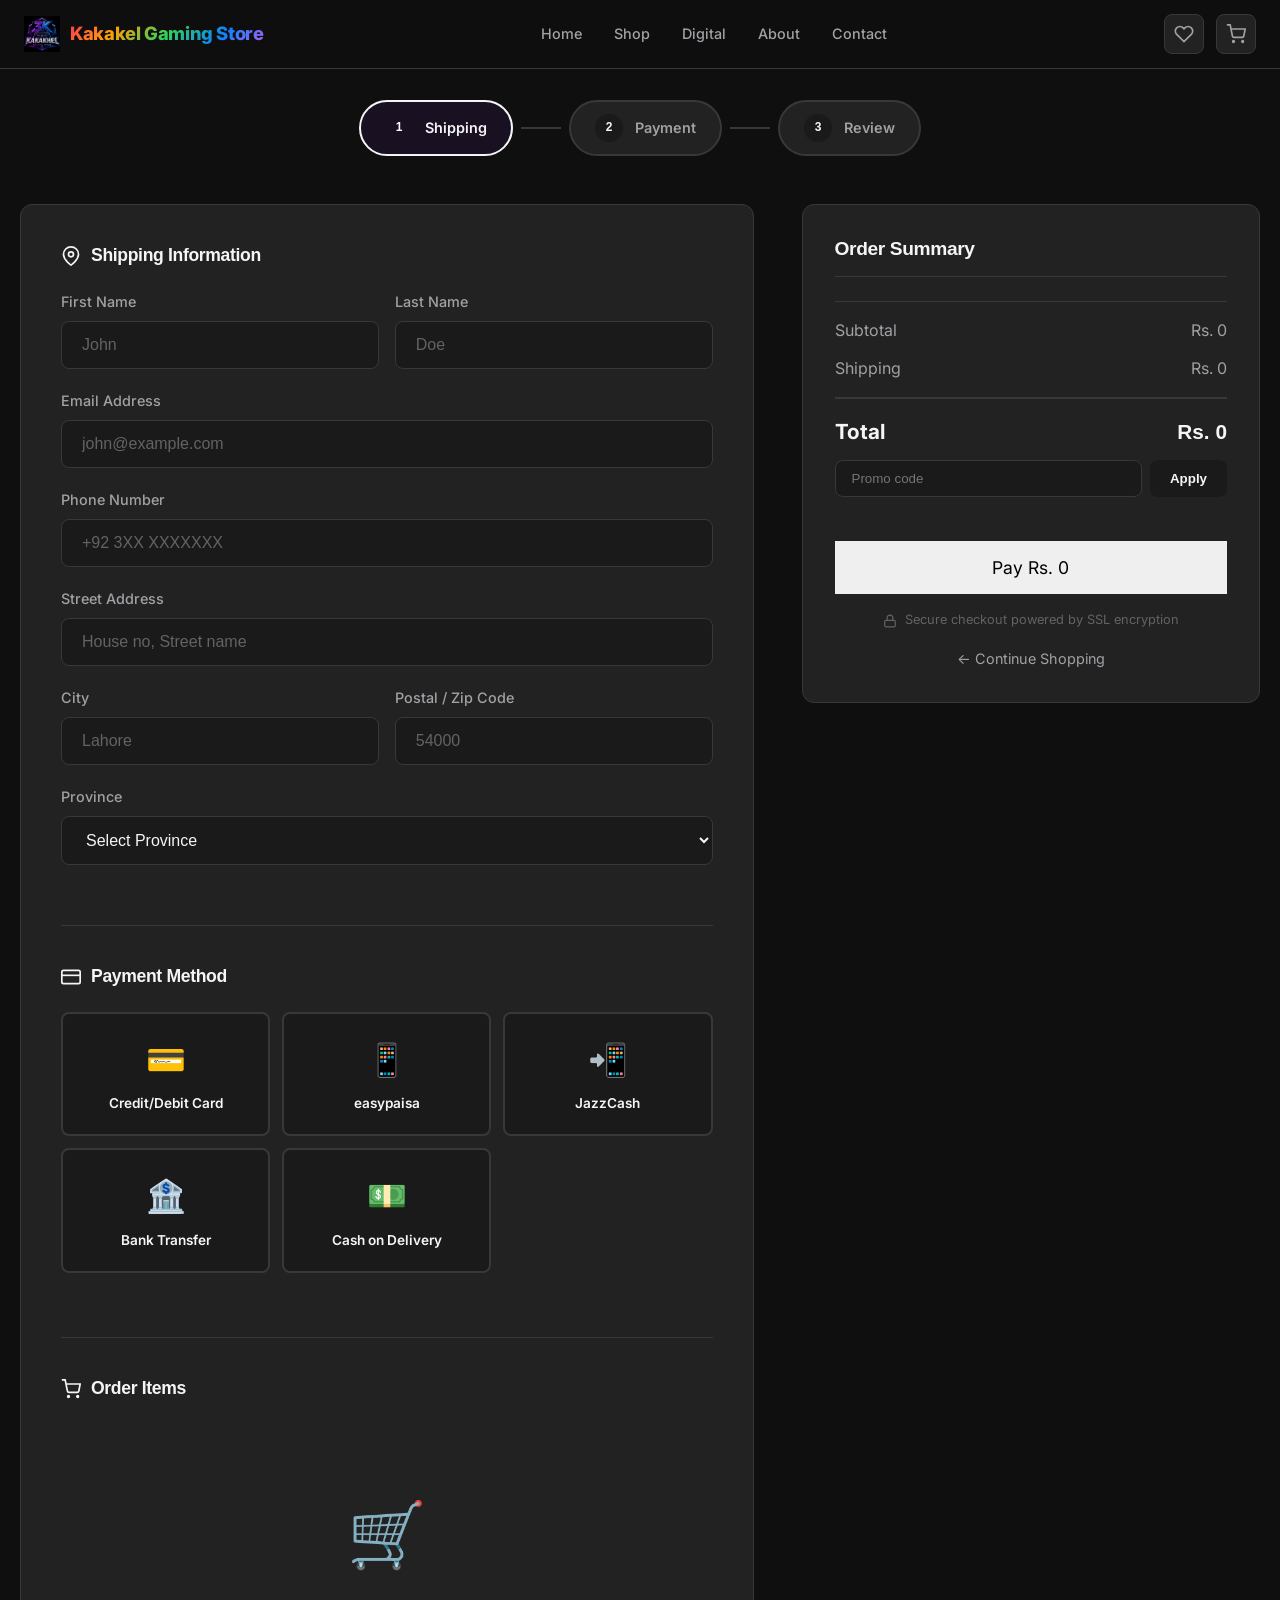
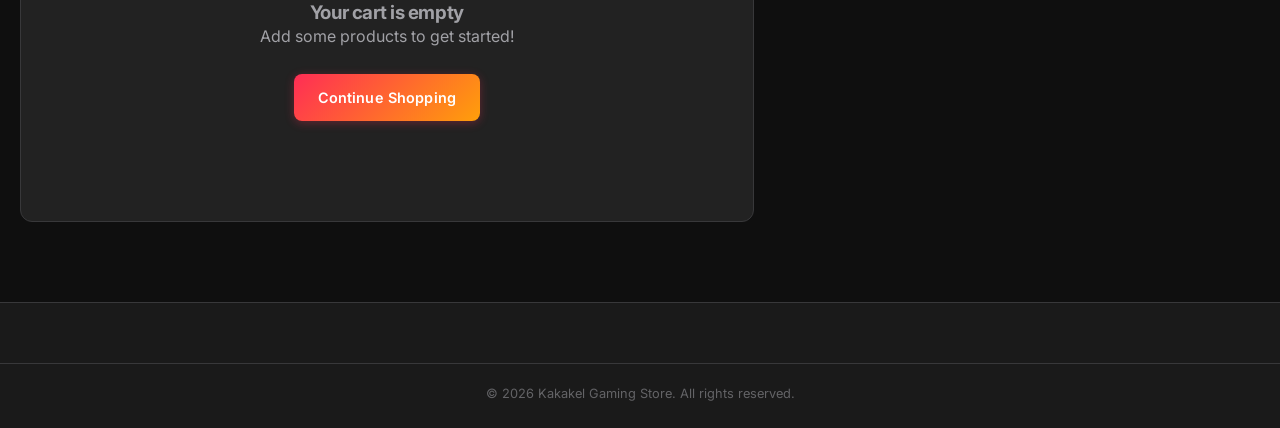
<file: checkout.html>
<!DOCTYPE html>
<html lang="en">
<head>
  <meta charset="UTF-8">
  <meta name="viewport" content="width=device-width, initial-scale=1.0">
  <meta name="description" content="Checkout at Kakakel Gaming Store - Complete your purchase securely.">
  <title>Checkout - Kakakel Gaming Store</title>
  <link rel="icon" type="image/png" href="logo.png">
  <link rel="stylesheet" href="css/main.css">
  <style>
    .checkout-page {
      padding-top: 100px;
      min-height: 100vh;
      background: var(--bg-primary);
    }

    .checkout-steps {
      display: flex;
      justify-content: center;
      gap: 8px;
      margin-bottom: 48px;
      padding: 0 20px;
    }

    .checkout-step {
      display: flex;
      align-items: center;
      gap: 12px;
      padding: 12px 24px;
      border-radius: 50px;
      background: var(--bg-card);
      border: 2px solid var(--border-color);
      transition: all var(--transition-fast);
    }

    .checkout-step.active {
      border-color: var(--accent-purple);
      background: rgba(123, 44, 191, 0.1);
    }

    .checkout-step.completed {
      border-color: var(--accent-cyan);
      background: rgba(0, 245, 212, 0.1);
    }

    .step-number {
      width: 28px;
      height: 28px;
      border-radius: 50%;
      background: var(--bg-secondary);
      display: flex;
      align-items: center;
      justify-content: center;
      font-family: 'Orbitron', sans-serif;
      font-size: 0.75rem;
      font-weight: 700;
    }

    .checkout-step.active .step-number {
      background: var(--accent-purple);
      color: white;
    }

    .checkout-step.completed .step-number {
      background: var(--accent-cyan);
      color: #000;
    }

    .step-label {
      font-size: 0.9rem;
      font-weight: 600;
      color: var(--text-secondary);
    }

    .checkout-step.active .step-label {
      color: var(--text-primary);
    }

    .checkout-step.completed .step-label {
      color: var(--accent-cyan);
    }

    .step-connector {
      width: 40px;
      height: 2px;
      background: var(--border-color);
      align-self: center;
    }

    .checkout-layout {
      display: grid;
      grid-template-columns: 1.6fr 1fr;
      gap: 48px;
      padding: 0 20px 80px;
      max-width: 1280px;
      margin: 0 auto;
    }

    .checkout-main {
      background: var(--bg-card);
      border: 1px solid var(--border-color);
      border-radius: var(--radius-md);
      padding: 40px;
    }

    .checkout-section {
      margin-bottom: 40px;
      padding-bottom: 40px;
      border-bottom: 1px solid var(--border-color);
    }

    .checkout-section:last-child {
      margin-bottom: 0;
      padding-bottom: 0;
      border-bottom: none;
    }

    .checkout-section-title {
      font-family: 'Orbitron', sans-serif;
      font-size: 1.1rem;
      margin-bottom: 24px;
      color: var(--accent-cyan);
      display: flex;
      align-items: center;
      gap: 10px;
    }

    .checkout-section-title svg {
      width: 20px;
      height: 20px;
    }

    .form-row {
      display: grid;
      grid-template-columns: 1fr 1fr;
      gap: 16px;
    }

    .form-group {
      margin-bottom: 20px;
    }

    .form-label {
      display: block;
      margin-bottom: 8px;
      color: var(--text-secondary);
      font-weight: 500;
      font-size: 0.9rem;
    }

    .form-input {
      width: 100%;
      padding: 14px 20px;
      background: var(--bg-secondary);
      border: 1px solid var(--border-color);
      border-radius: var(--radius-sm);
      color: var(--text-primary);
      font-size: 1rem;
      font-family: 'Rajdhani', sans-serif;
      transition: border-color var(--transition-fast);
    }

    .form-input:focus {
      outline: none;
      border-color: var(--accent-purple);
    }

    .form-input::placeholder {
      color: var(--text-muted);
    }

    .payment-options {
      display: grid;
      grid-template-columns: repeat(3, 1fr);
      gap: 12px;
    }

    .payment-option {
      background: var(--bg-secondary);
      border: 2px solid var(--border-color);
      border-radius: var(--radius-sm);
      padding: 20px 16px;
      text-align: center;
      cursor: pointer;
      transition: all var(--transition-fast);
    }

    .payment-option:hover {
      border-color: var(--accent-purple);
      transform: translateY(-2px);
    }

    .payment-option.active {
      border-color: var(--accent-purple);
      background: rgba(123, 44, 191, 0.15);
      box-shadow: 0 0 15px rgba(123, 44, 191, 0.3);
    }

    .payment-option .payment-icon {
      font-size: 2rem;
      margin-bottom: 8px;
    }

    .payment-option .payment-name {
      font-size: 0.85rem;
      font-weight: 600;
    }

    .payment-details {
      margin-top: 24px;
      padding: 24px;
      background: var(--bg-secondary);
      border-radius: var(--radius-sm);
      border: 1px solid var(--border-color);
      display: none;
    }

    .payment-details.show {
      display: block;
      animation: slideDown 0.3s ease;
    }

    @keyframes slideDown {
      from { opacity: 0; transform: translateY(-10px); }
      to { opacity: 1; transform: translateY(0); }
    }

    .payment-details-title {
      font-family: 'Orbitron', sans-serif;
      font-size: 0.9rem;
      margin-bottom: 16px;
      color: var(--accent-cyan);
    }

    .account-info {
      background: var(--bg-card);
      padding: 16px;
      border-radius: var(--radius-sm);
      margin-top: 12px;
    }

    .account-info p {
      margin-bottom: 8px;
    }

    .account-info p:last-child {
      margin-bottom: 0;
    }

    .cart-items {
      display: flex;
      flex-direction: column;
      gap: 12px;
    }

    .cart-item {
      display: flex;
      gap: 16px;
      padding: 16px;
      background: var(--bg-secondary);
      border-radius: var(--radius-sm);
      border: 1px solid var(--border-color);
      transition: all var(--transition-fast);
    }

    .cart-item:hover {
      border-color: var(--accent-purple);
    }

    .cart-item-image {
      width: 80px;
      height: 80px;
      object-fit: cover;
      border-radius: var(--radius-sm);
    }

    .cart-item-details {
      flex: 1;
    }

    .cart-item-name {
      font-family: 'Orbitron', sans-serif;
      font-size: 0.85rem;
      margin-bottom: 6px;
    }

    .cart-item-price {
      color: var(--accent-cyan);
      font-weight: 600;
      font-size: 0.95rem;
      margin-bottom: 10px;
    }

    .cart-item-quantity {
      display: flex;
      align-items: center;
      gap: 12px;
    }

    .quantity-btn {
      width: 32px;
      height: 32px;
      background: var(--bg-card);
      border: 1px solid var(--border-color);
      border-radius: var(--radius-sm);
      color: var(--text-primary);
      display: flex;
      align-items: center;
      justify-content: center;
      cursor: pointer;
      font-size: 1rem;
      transition: all var(--transition-fast);
    }

    .quantity-btn:hover {
      background: var(--accent-purple);
      border-color: var(--accent-purple);
    }

    .quantity-value {
      font-weight: 600;
      min-width: 24px;
      text-align: center;
    }

    .cart-item-total {
      font-family: 'Orbitron', sans-serif;
      font-size: 0.9rem;
      color: var(--accent-yellow);
      align-self: center;
    }

    .cart-item-remove {
      color: var(--text-muted);
      cursor: pointer;
      transition: color var(--transition-fast);
      align-self: flex-start;
      padding: 4px;
    }

    .cart-item-remove:hover {
      color: #ff4757;
    }

    .empty-cart {
      text-align: center;
      padding: 60px 20px;
      color: var(--text-secondary);
    }

    .empty-cart-icon {
      font-size: 4rem;
      margin-bottom: 16px;
    }

    .checkout-summary {
      background: var(--bg-card);
      border: 1px solid var(--border-color);
      border-radius: var(--radius-md);
      padding: 32px;
      height: fit-content;
      position: sticky;
      top: 100px;
    }

    .summary-title {
      font-family: 'Orbitron', sans-serif;
      font-size: 1.2rem;
      margin-bottom: 24px;
      padding-bottom: 16px;
      border-bottom: 1px solid var(--border-color);
    }

    .summary-items {
      margin-bottom: 20px;
    }

    .summary-item {
      display: flex;
      justify-content: space-between;
      padding: 8px 0;
      color: var(--text-secondary);
      font-size: 0.9rem;
    }

    .summary-item-name {
      flex: 1;
    }

    .summary-item-qty {
      color: var(--text-muted);
      margin: 0 12px;
    }

    .summary-divider {
      height: 1px;
      background: var(--border-color);
      margin: 16px 0;
    }

    .summary-row {
      display: flex;
      justify-content: space-between;
      margin-bottom: 12px;
      color: var(--text-secondary);
    }

    .summary-row.discount {
      color: var(--accent-cyan);
    }

    .summary-row.total {
      padding-top: 16px;
      border-top: 2px solid var(--border-color);
      margin-top: 16px;
      color: var(--text-primary);
      font-weight: 700;
      font-size: 1.3rem;
    }

    .summary-row.total span:last-child {
      color: var(--accent-cyan);
      font-family: 'Orbitron', sans-serif;
    }

    .promo-code {
      display: flex;
      gap: 8px;
      margin-bottom: 20px;
    }

    .promo-input {
      flex: 1;
      padding: 10px 16px;
      background: var(--bg-secondary);
      border: 1px solid var(--border-color);
      border-radius: var(--radius-sm);
      color: var(--text-primary);
      font-family: 'Rajdhani', sans-serif;
    }

    .promo-input:focus {
      outline: none;
      border-color: var(--accent-purple);
    }

    .promo-btn {
      padding: 10px 20px;
      background: var(--bg-secondary);
      border: 1px solid var(--accent-purple);
      border-radius: var(--radius-sm);
      color: var(--accent-purple);
      font-family: 'Rajdhani', sans-serif;
      font-weight: 600;
      cursor: pointer;
      transition: all var(--transition-fast);
    }

    .promo-btn:hover {
      background: var(--accent-purple);
      color: white;
    }

    .place-order-btn {
      width: 100%;
      padding: 16px;
      margin-top: 24px;
      font-size: 1.1rem;
    }

    .secure-badge {
      display: flex;
      align-items: center;
      justify-content: center;
      gap: 8px;
      margin-top: 16px;
      color: var(--text-muted);
      font-size: 0.8rem;
    }

    .back-to-shop {
      display: block;
      text-align: center;
      margin-top: 16px;
      color: var(--text-secondary);
      font-size: 0.9rem;
      transition: color var(--transition-fast);
    }

    .back-to-shop:hover {
      color: var(--accent-cyan);
    }

    @media (max-width: 1024px) {
      .checkout-layout {
        grid-template-columns: 1fr;
        gap: 24px;
      }

      .checkout-summary {
        position: static;
      }
    }

    @media (max-width: 768px) {
      .checkout-page {
        padding-top: 80px;
      }

      .checkout-steps {
        flex-wrap: wrap;
        gap: 6px;
        margin-bottom: 32px;
        padding: 0 12px;
      }

      .step-connector {
        display: none;
      }

      .checkout-step {
        padding: 8px 14px;
        gap: 8px;
        flex: 1;
        min-width: 0;
        justify-content: center;
      }

      .step-number {
        width: 24px;
        height: 24px;
        font-size: 0.65rem;
        flex-shrink: 0;
      }

      .step-label {
        font-size: 0.75rem;
        white-space: nowrap;
      }

      .checkout-layout {
        padding: 0 12px 60px;
        gap: 20px;
      }

      .checkout-main {
        padding: 20px;
      }

      .checkout-section {
        margin-bottom: 28px;
        padding-bottom: 28px;
      }

      .checkout-section-title {
        font-size: 1rem;
      }

      .form-row {
        grid-template-columns: 1fr;
        gap: 0;
      }

      .form-input {
        padding: 12px 16px;
        font-size: 0.9rem;
      }

      .payment-options {
        grid-template-columns: repeat(2, 1fr);
        gap: 8px;
      }

      .payment-option {
        padding: 14px 10px;
      }

      .payment-option .payment-icon {
        font-size: 1.5rem;
        margin-bottom: 4px;
      }

      .payment-option .payment-name {
        font-size: 0.75rem;
      }

      .payment-details {
        padding: 16px;
      }

      .cart-item {
        gap: 12px;
        padding: 12px;
      }

      .cart-item-name {
        font-size: 0.8rem;
      }

      .summary-title {
        font-size: 1rem;
      }

      .checkout-summary {
        padding: 24px;
      }

      .place-order-btn {
        padding: 14px;
        font-size: 1rem;
      }

      .promo-code {
        flex-direction: column;
        gap: 8px;
      }

      .promo-btn {
        width: 100%;
        text-align: center;
      }
    }

    @media (max-width: 480px) {
      .checkout-page {
        padding-top: 70px;
      }

      .checkout-steps {
        gap: 4px;
        margin-bottom: 24px;
      }

      .checkout-step {
        padding: 6px 10px;
        gap: 6px;
      }

      .step-number {
        width: 20px;
        height: 20px;
        font-size: 0.6rem;
      }

      .step-label {
        font-size: 0.65rem;
      }

      .checkout-layout {
        padding: 0 8px 40px;
        gap: 16px;
      }

      .checkout-main {
        padding: 16px;
      }

      .checkout-section-title {
        font-size: 0.9rem;
        gap: 6px;
        margin-bottom: 16px;
      }

      .payment-options {
        grid-template-columns: 1fr 1fr;
        gap: 6px;
      }

      .payment-option {
        padding: 10px 8px;
      }

      .payment-option .payment-icon {
        font-size: 1.2rem;
      }

      .payment-option .payment-name {
        font-size: 0.7rem;
      }

      .cart-item {
        gap: 10px;
        padding: 10px;
        flex-wrap: wrap;
      }

      .cart-item-image {
        width: 50px;
        height: 50px;
      }

      .cart-item-details {
        min-width: 0;
      }

      .cart-item-name {
        font-size: 0.75rem;
        margin-bottom: 4px;
      }

      .cart-item-price {
        font-size: 0.85rem;
        margin-bottom: 6px;
      }

      .cart-item-quantity {
        gap: 8px;
      }

      .quantity-btn {
        width: 28px;
        height: 28px;
        font-size: 0.85rem;
      }

      .quantity-value {
        font-size: 0.85rem;
        min-width: 20px;
      }

      .cart-item-total {
        font-size: 0.8rem;
      }

      .form-input {
        padding: 10px 14px;
        font-size: 0.85rem;
      }

      .form-label {
        font-size: 0.8rem;
      }

      .checkout-summary {
        padding: 18px;
      }

      .summary-title {
        font-size: 0.9rem;
        margin-bottom: 16px;
        padding-bottom: 12px;
      }

      .summary-item {
        font-size: 0.8rem;
      }

      .summary-row {
        font-size: 0.85rem;
      }

      .summary-row.total {
        font-size: 1.1rem;
      }

      .summary-row.total span:last-child {
        font-size: 1rem;
      }

      .place-order-btn {
        padding: 12px;
        font-size: 0.9rem;
      }

      .promo-input {
        font-size: 0.85rem;
        padding: 10px 14px;
      }

      .secure-badge {
        font-size: 0.7rem;
        gap: 6px;
      }

      .back-to-shop {
        font-size: 0.8rem;
      }

      .empty-cart {
        padding: 40px 16px;
      }

      .empty-cart-icon {
        font-size: 3rem;
      }
    }
  </style>
</head>
<body>
  <nav class="navbar">
    <div class="container">
    <a href="index.html" class="navbar-logo">
      <img src="logo.png" alt="Kakakel Gaming Store" class="navbar-logo-img">
      <span class="navbar-logo-text">Kakakel Gaming Store</span>
    </a>

    <ul class="navbar-menu" id="navbarMenu">
      <li><a href="index.html" class="navbar-link">Home</a></li>
      <li><a href="shop.html" class="navbar-link">Shop</a></li>
      <li><a href="digital-products.html" class="navbar-link">Digital</a></li>
      <li><a href="about.html" class="navbar-link">About</a></li>
      <li><a href="contact.html" class="navbar-link">Contact</a></li>
    </ul>

    <div class="navbar-actions">
      <a href="#" class="navbar-icon" id="wishlistIcon">
        <svg width="20" height="20" viewBox="0 0 24 24" fill="none" stroke="currentColor" stroke-width="2"><path d="M20.84 4.61a5.5 5.5 0 0 0-7.78 0L12 5.67l-1.06-1.06a5.5 5.5 0 0 0-7.78 7.78l1.06 1.06L12 21.23l7.78-7.78 1.06-1.06a5.5 5.5 0 0 0 0-7.78z"/></svg>
        <span class="wishlist-badge" id="wishlistBadge">0</span>
      </a>
      <a href="checkout.html" class="navbar-icon" id="cartIcon">
        <svg width="20" height="20" viewBox="0 0 24 24" fill="none" stroke="currentColor" stroke-width="2"><circle cx="9" cy="21" r="1"/><circle cx="20" cy="21" r="1"/><path d="M1 1h4l2.68 13.39a2 2 0 0 0 2 1.61h9.72a2 2 0 0 0 2-1.61L23 6H6"/></svg>
        <span class="wishlist-badge" id="cartBadge">0</span>
      </a>
      <button class="mobile-toggle" id="mobileToggle">
        <span></span>
        <span></span>
        <span></span>
      </button>
    </div>
    </div>
  </nav>

  <div class="checkout-page">
    <div class="checkout-steps">
      <div class="checkout-step active" id="step1">
        <div class="step-number">1</div>
        <span class="step-label">Shipping</span>
      </div>
      <div class="step-connector"></div>
      <div class="checkout-step" id="step2">
        <div class="step-number">2</div>
        <span class="step-label">Payment</span>
      </div>
      <div class="step-connector"></div>
      <div class="checkout-step" id="step3">
        <div class="step-number">3</div>
        <span class="step-label">Review</span>
      </div>
    </div>

    <div class="checkout-layout">
      <div class="checkout-main">
        <div class="checkout-section">
          <h2 class="checkout-section-title">
            <svg viewBox="0 0 24 24" fill="none" stroke="currentColor" stroke-width="2"><path d="M21 10c0 7-9 13-9 13s-9-6-9-13a9 9 0 0 1 18 0z"/><circle cx="12" cy="10" r="3"/></svg>
            Shipping Information
          </h2>
          <form id="checkoutForm">
            <div class="form-row">
              <div class="form-group">
                <label class="form-label">First Name</label>
                <input type="text" class="form-input" id="firstName" placeholder="John" required>
              </div>
              <div class="form-group">
                <label class="form-label">Last Name</label>
                <input type="text" class="form-input" id="lastName" placeholder="Doe" required>
              </div>
            </div>

            <div class="form-group">
              <label class="form-label">Email Address</label>
              <input type="email" class="form-input" id="email" placeholder="john@example.com" required>
            </div>

            <div class="form-group">
              <label class="form-label">Phone Number</label>
              <input type="tel" class="form-input" id="phone" placeholder="+92 3XX XXXXXXX" required>
            </div>

            <div class="form-group">
              <label class="form-label">Street Address</label>
              <input type="text" class="form-input" id="address" placeholder="House no, Street name" required>
            </div>

            <div class="form-row">
              <div class="form-group">
                <label class="form-label">City</label>
                <input type="text" class="form-input" id="city" placeholder="Lahore" required>
              </div>
              <div class="form-group">
                <label class="form-label">Postal / Zip Code</label>
                <input type="text" class="form-input" id="zipCode" placeholder="54000" required>
              </div>
            </div>

            <div class="form-group">
              <label class="form-label">Province</label>
              <select class="form-input" id="province" required>
                <option value="">Select Province</option>
                <option value="punjab">Punjab</option>
                <option value="sindh">Sindh</option>
                <option value="kpk">Khyber Pakhtunkhwa</option>
                <option value="balochistan">Balochistan</option>
                <option value="islamabad">Islamabad Capital Territory</option>
                <option value="gilgit">Gilgit-Baltistan</option>
                <option value="ajk">Azad Jammu & Kashmir</option>
              </select>
            </div>
          </form>
        </div>

        <div class="checkout-section">
          <h2 class="checkout-section-title">
            <svg viewBox="0 0 24 24" fill="none" stroke="currentColor" stroke-width="2"><rect x="1" y="4" width="22" height="16" rx="2" ry="2"/><line x1="1" y1="10" x2="23" y2="10"/></svg>
            Payment Method
          </h2>
          <div class="payment-options" id="paymentOptions">
            <div class="payment-option" data-method="card">
              <div class="payment-icon">💳</div>
              <div class="payment-name">Credit/Debit Card</div>
            </div>
            <div class="payment-option" data-method="easypaisa">
              <div class="payment-icon">📱</div>
              <div class="payment-name">easypaisa</div>
            </div>
            <div class="payment-option" data-method="jazzcash">
              <div class="payment-icon">📲</div>
              <div class="payment-name">JazzCash</div>
            </div>
            <div class="payment-option" data-method="bank">
              <div class="payment-icon">🏦</div>
              <div class="payment-name">Bank Transfer</div>
            </div>
            <div class="payment-option" data-method="cod">
              <div class="payment-icon">💵</div>
              <div class="payment-name">Cash on Delivery</div>
            </div>
          </div>

          <div class="payment-details" id="cardDetails">
            <h3 class="payment-details-title">Card Details</h3>
            <div class="form-group">
              <label class="form-label">Card Number</label>
              <input type="text" class="form-input" id="cardNumber" placeholder="1234 5678 9012 3456" maxlength="19">
            </div>
            <div class="form-row">
              <div class="form-group">
                <label class="form-label">Expiry Date</label>
                <input type="text" class="form-input" id="cardExpiry" placeholder="MM/YY" maxlength="5">
              </div>
              <div class="form-group">
                <label class="form-label">CVC</label>
                <input type="text" class="form-input" id="cardCvc" placeholder="123" maxlength="3">
              </div>
            </div>
            <div class="form-group">
              <label class="form-label">Name on Card</label>
              <input type="text" class="form-input" id="cardName" placeholder="John Doe">
            </div>
          </div>

          <div class="payment-details" id="easypaisaDetails">
            <h3 class="payment-details-title">easypaisa Payment</h3>
            <p style="color: var(--text-secondary); margin-bottom: 16px;">Send payment to the easypaisa account below and enter your Transaction ID.</p>
            <div class="account-info">
              <p style="color: var(--text-primary); font-weight: 600;">easypaisa Account: <span style="color: var(--accent-cyan);">03XX-XXXXXXX</span></p>
              <p style="color: var(--text-secondary);">Account Title: Kakakel Gaming Store</p>
            </div>
            <div class="form-group" style="margin-top: 16px;">
              <label class="form-label">Transaction ID</label>
              <input type="text" class="form-input" id="easypaisaTrx" placeholder="Enter your transaction ID">
            </div>
          </div>

          <div class="payment-details" id="jazzcashDetails">
            <h3 class="payment-details-title">JazzCash Payment</h3>
            <p style="color: var(--text-secondary); margin-bottom: 16px;">Send payment to the JazzCash account below and enter your Transaction ID.</p>
            <div class="account-info">
              <p style="color: var(--text-primary); font-weight: 600;">JazzCash Account: <span style="color: var(--accent-cyan);">03XX-XXXXXXX</span></p>
              <p style="color: var(--text-secondary);">Account Title: Kakakel Gaming Store</p>
            </div>
            <div class="form-group" style="margin-top: 16px;">
              <label class="form-label">Transaction ID</label>
              <input type="text" class="form-input" id="jazzcashTrx" placeholder="Enter your transaction ID">
            </div>
          </div>

          <div class="payment-details" id="bankDetails">
            <h3 class="payment-details-title">Bank Transfer</h3>
            <p style="color: var(--text-secondary); margin-bottom: 16px;">Transfer the total amount to the bank account below and share the Transaction ID.</p>
            <div class="account-info">
              <p style="color: var(--text-primary); font-weight: 600;">Bank: <span style="color: var(--accent-cyan);">Meezan Bank</span></p>
              <p style="color: var(--text-primary); font-weight: 600;">Account No: <span style="color: var(--accent-cyan);">XXXX-XXXX-XXXX-XXXX</span></p>
              <p style="color: var(--text-secondary);">Account Title: Kakakel Gaming Store</p>
            </div>
            <div class="form-group" style="margin-top: 16px;">
              <label class="form-label">Transaction ID / Reference</label>
              <input type="text" class="form-input" id="bankTrx" placeholder="Enter your transaction reference">
            </div>
          </div>
        </div>

        <div class="checkout-section">
          <h2 class="checkout-section-title">
            <svg viewBox="0 0 24 24" fill="none" stroke="currentColor" stroke-width="2"><circle cx="9" cy="21" r="1"/><circle cx="20" cy="21" r="1"/><path d="M1 1h4l2.68 13.39a2 2 0 0 0 2 1.61h9.72a2 2 0 0 0 2-1.61L23 6H6"/></svg>
            Order Items
          </h2>
          <div class="cart-items" id="cartItems"></div>
        </div>
      </div>

      <div class="checkout-summary">
        <h2 class="summary-title">Order Summary</h2>
        <div class="summary-items" id="summaryItems"></div>
        <div class="summary-divider"></div>
        <div class="summary-row">
          <span>Subtotal</span>
          <span id="subtotal">Rs. 0</span>
        </div>
        <div class="summary-row">
          <span>Shipping</span>
          <span id="shipping">Rs. 150</span>
        </div>
        <div class="summary-row discount" id="discountRow" style="display: none;">
          <span>Discount</span>
          <span id="discount">- Rs. 0</span>
        </div>
        <div class="summary-row total">
          <span>Total</span>
          <span id="total">Rs. 0</span>
        </div>

        <div class="promo-code">
          <input type="text" class="promo-input" id="promoCode" placeholder="Promo code">
          <button class="promo-btn" id="applyPromo">Apply</button>
        </div>

        <button class="place-order-btn" id="placeOrder">
          Pay Now
        </button>

        <div class="secure-badge">
          <svg width="14" height="14" viewBox="0 0 24 24" fill="none" stroke="currentColor" stroke-width="2"><rect x="3" y="11" width="18" height="11" rx="2" ry="2"/><path d="M7 11V7a5 5 0 0 1 10 0v4"/></svg>
          <span>Secure checkout powered by SSL encryption</span>
        </div>

        <a href="shop.html" class="back-to-shop">← Continue Shopping</a>
      </div>
    </div>
  </div>

  <footer class="footer">
    <div class="footer-bottom">
      <p>&copy; 2026 Kakakel Gaming Store. All rights reserved.</p>
    </div>
  </footer>

  <script src="js/main.js"></script>
  <script src="js/checkout.js"></script>
</body>
</html>
</file>
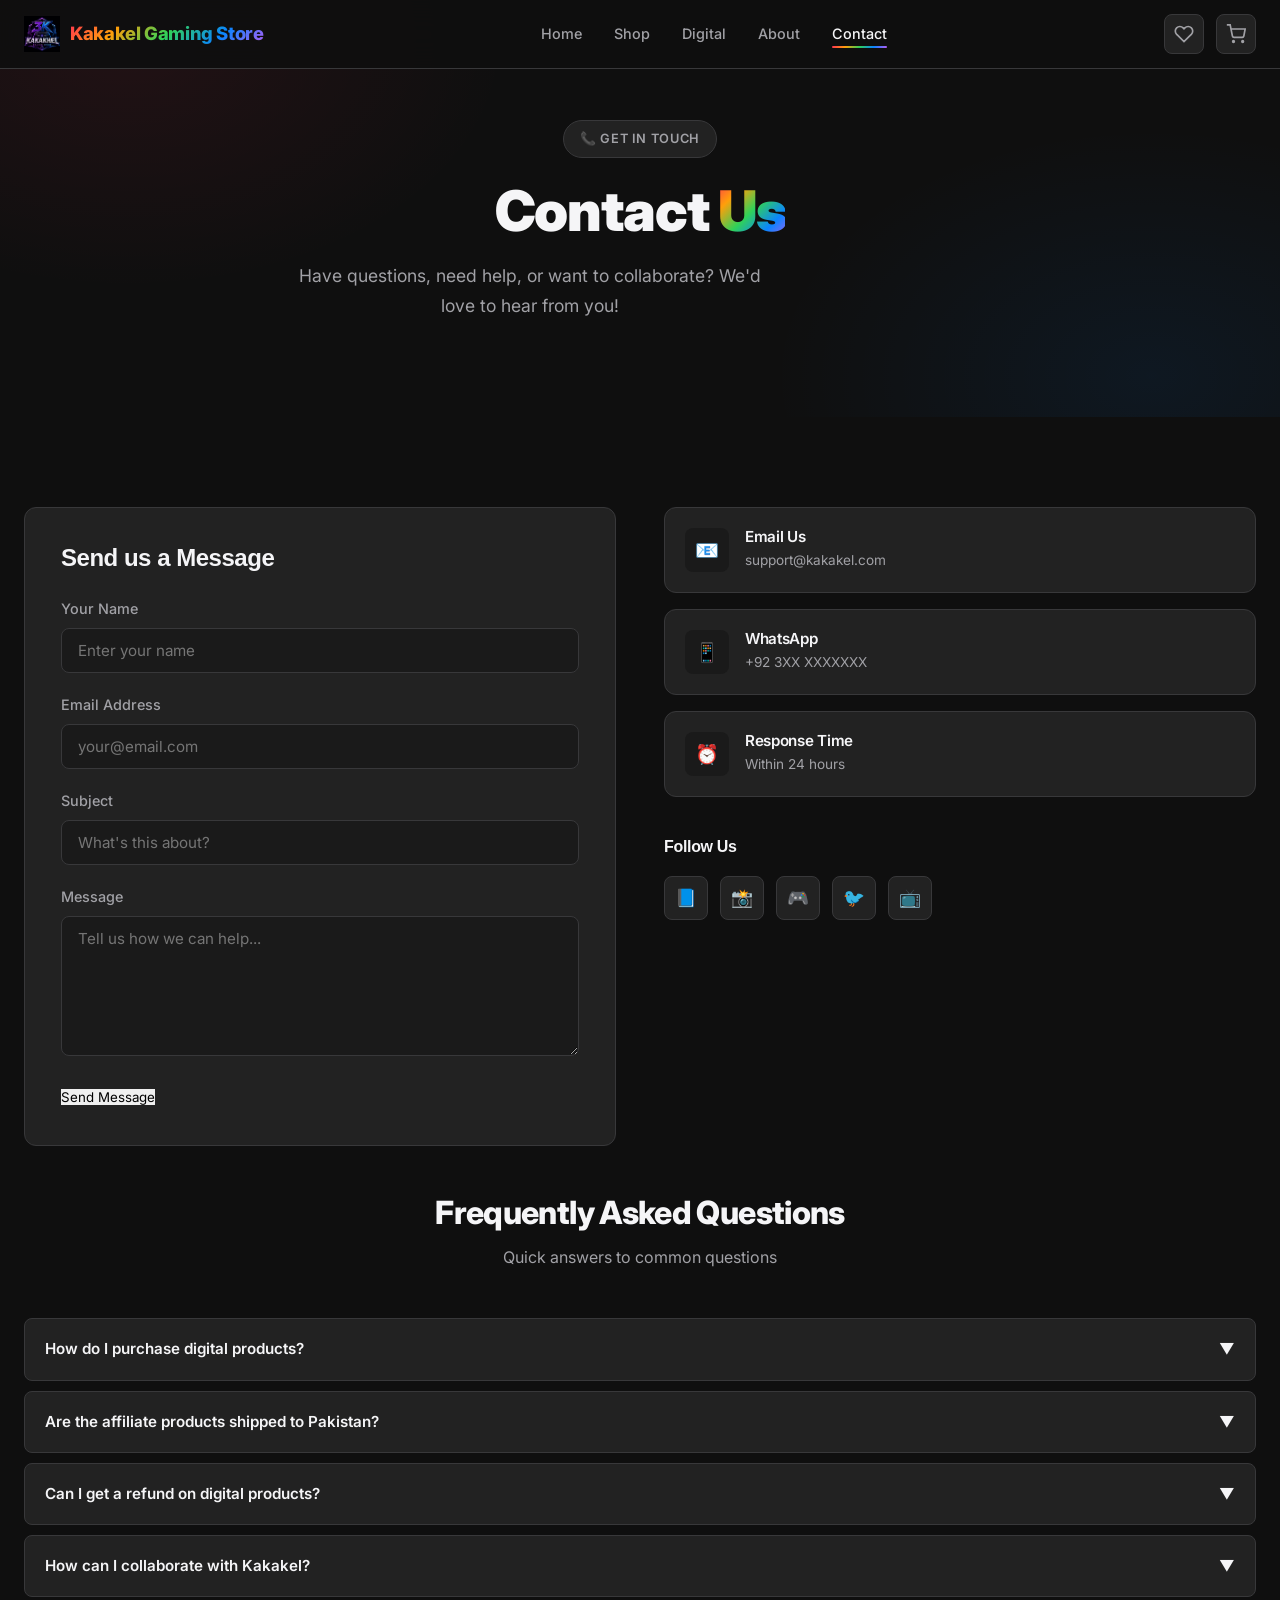
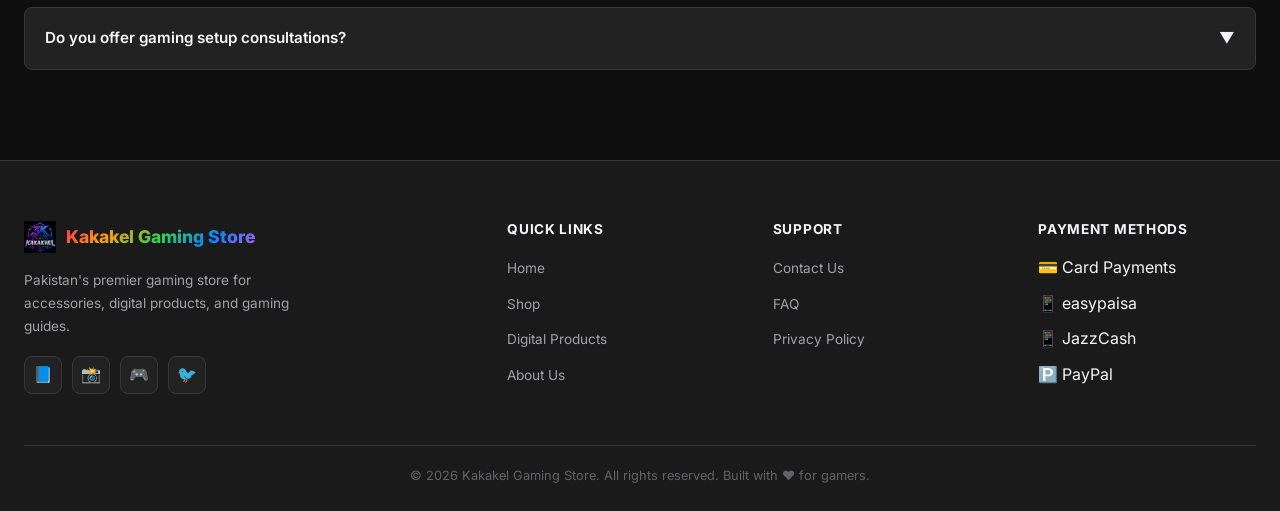
<file: contact.html>
<!DOCTYPE html>
<html lang="en">
<head>
  <meta charset="UTF-8">
  <meta name="viewport" content="width=device-width, initial-scale=1.0">
  <meta name="description" content="Contact Kakakel Gaming Store. Get in touch for support, partnerships, or any questions about our gaming products.">
  <title>Contact Us - Kakakel Gaming Store | Get in Touch</title>
  <link rel="icon" type="image/png" href="logo.png">
  <link rel="stylesheet" href="css/main.css">
</head>
<body>
  <nav class="navbar">
    <div class="container">
    <a href="index.html" class="navbar-logo">
      <img src="logo.png" alt="Kakakel Gaming Store" class="navbar-logo-img">
      <span class="navbar-logo-text">Kakakel Gaming Store</span>
    </a>
    <ul class="navbar-menu" id="navbarMenu">
      <li><a href="index.html" class="navbar-link">Home</a></li>
      <li><a href="shop.html" class="navbar-link">Shop</a></li>
      <li><a href="digital-products.html" class="navbar-link">Digital</a></li>
      <li><a href="about.html" class="navbar-link">About</a></li>
      <li><a href="contact.html" class="navbar-link active">Contact</a></li>
    </ul>
    <div class="navbar-actions">
      <a href="#" class="navbar-icon" id="wishlistIcon">
        <svg width="20" height="20" viewBox="0 0 24 24" fill="none" stroke="currentColor" stroke-width="2"><path d="M20.84 4.61a5.5 5.5 0 0 0-7.78 0L12 5.67l-1.06-1.06a5.5 5.5 0 0 0-7.78 7.78l1.06 1.06L12 21.23l7.78-7.78 1.06-1.06a5.5 5.5 0 0 0 0-7.78z"/></svg>
        <span class="wishlist-badge" id="wishlistBadge">0</span>
      </a>
      <a href="checkout.html" class="navbar-icon" id="cartIcon">
        <svg width="20" height="20" viewBox="0 0 24 24" fill="none" stroke="currentColor" stroke-width="2"><circle cx="9" cy="21" r="1"/><circle cx="20" cy="21" r="1"/><path d="M1 1h4l2.68 13.39a2 2 0 0 0 2 1.61h9.72a2 2 0 0 0 2-1.61L23 6H6"/></svg>
        <span class="wishlist-badge" id="cartBadge">0</span>
      </a>
      <button class="mobile-toggle" id="mobileToggle">
        <span></span>
        <span></span>
        <span></span>
      </button>
    </div>
    </div>
  </nav>

  <section class="hero" style="min-height: auto; padding: 120px 0 60px;">
    <div class="container">
      <div style="text-align: center; max-width: 700px; margin: 0 auto;">
        <span class="hero-badge">📞 Get in Touch</span>
        <h1 class="hero-title">Contact <span class="highlight">Us</span></h1>
        <p class="hero-description">Have questions, need help, or want to collaborate? We'd love to hear from you!</p>
      </div>
    </div>
  </section>

  <section class="section" style="padding-top: 0;">
    <div class="container">
      <div class="contact-layout">
        <div class="contact-form">
          <h2 style="font-family: 'Orbitron', sans-serif; font-size: 1.5rem; margin-bottom: 24px;">Send us a Message</h2>
          <form id="contactForm">
            <div class="form-group">
              <label class="form-label">Your Name</label>
              <input type="text" class="form-input" placeholder="Enter your name" required>
            </div>
            <div class="form-group">
              <label class="form-label">Email Address</label>
              <input type="email" class="form-input" placeholder="your@email.com" required>
            </div>
            <div class="form-group">
              <label class="form-label">Subject</label>
              <input type="text" class="form-input" placeholder="What's this about?" required>
            </div>
            <div class="form-group">
              <label class="form-label">Message</label>
              <textarea class="form-textarea" placeholder="Tell us how we can help..." required rows="4"></textarea>
            </div>
            <button type="submit" class="btn-submit">Send Message</button>
          </form>
        </div>

        <div class="contact-info">
          <div class="contact-card">
            <div class="contact-icon">📧</div>
            <div class="contact-details">
              <h3>Email Us</h3>
              <p>support@kakakel.com</p>
            </div>
          </div>
          <div class="contact-card">
            <div class="contact-icon">📱</div>
            <div class="contact-details">
              <h3>WhatsApp</h3>
              <p>+92 3XX XXXXXXX</p>
            </div>
          </div>
          <div class="contact-card">
            <div class="contact-icon">⏰</div>
            <div class="contact-details">
              <h3>Response Time</h3>
              <p>Within 24 hours</p>
            </div>
          </div>

          <div style="margin-top: 24px;">
            <h3 style="font-family: 'Orbitron', sans-serif; font-size: 1rem; margin-bottom: 16px;">Follow Us</h3>
            <div class="social-links">
              <a href="#" class="social-link">📘</a>
              <a href="#" class="social-link">📸</a>
              <a href="#" class="social-link">🎮</a>
              <a href="#" class="social-link">🐦</a>
              <a href="#" class="social-link">📺</a>
            </div>
          </div>
        </div>
      </div>

      <div class="faq-section">
        <h2 class="section-title">Frequently Asked Questions</h2>
        <p class="section-subtitle">Quick answers to common questions</p>
        
        <div class="faq-item">
          <div class="faq-question">
            <span>How do I purchase digital products?</span>
            <span class="faq-toggle">▼</span>
          </div>
          <div class="faq-answer">
            <p>Select your desired product, choose a payment method (Card, PayPal, easypaisa, JazzCash), complete the payment, and you'll receive an instant download link via email.</p>
          </div>
        </div>

        <div class="faq-item">
          <div class="faq-question">
            <span>Are the affiliate products shipped to Pakistan?</span>
            <span class="faq-toggle">▼</span>
          </div>
          <div class="faq-answer">
            <p>Yes! Products on Daraz ship directly within Pakistan. Amazon products may have international shipping options. Check each product page for shipping details.</p>
          </div>
        </div>

        <div class="faq-item">
          <div class="faq-question">
            <span>Can I get a refund on digital products?</span>
            <span class="faq-toggle">▼</span>
          </div>
          <div class="faq-answer">
            <p>Due to the nature of digital products, we generally don't offer refunds. However, if you experience any issues, contact us and we'll work it out.</p>
          </div>
        </div>

        <div class="faq-item">
          <div class="faq-question">
            <span>How can I collaborate with Kakakel?</span>
            <span class="faq-toggle">▼</span>
          </div>
          <div class="faq-answer">
            <p>We're open to sponsorships, partnerships, and collaborations! Reach out via our contact form or email us at support@kakakel.com with your proposal.</p>
          </div>
        </div>

        <div class="faq-item">
          <div class="faq-question">
            <span>Do you offer gaming setup consultations?</span>
            <span class="faq-toggle">▼</span>
          </div>
          <div class="faq-answer">
            <p>Yes! Contact us with your budget and requirements, and we'll help you build the perfect gaming setup. This service is completely free.</p>
          </div>
        </div>
      </div>
    </div>
  </section>

  <footer class="footer">
    <div class="container">
      <div class="footer-grid">
        <div class="footer-brand">
          <div class="footer-logo">
            <img src="logo.png" alt="Kakakel Gaming Store" class="footer-logo-img">
            <span>Kakakel Gaming Store</span>
          </div>
          <p class="footer-description">Pakistan's premier gaming store for accessories, digital products, and gaming guides.</p>
          <div class="footer-social">
            <a href="#" class="footer-social-link">📘</a>
            <a href="#" class="footer-social-link">📸</a>
            <a href="#" class="footer-social-link">🎮</a>
            <a href="#" class="footer-social-link">🐦</a>
          </div>
        </div>
        <div>
          <h4 class="footer-title">Quick Links</h4>
          <ul class="footer-links">
            <li><a href="index.html">Home</a></li>
            <li><a href="shop.html">Shop</a></li>
            <li><a href="digital-products.html">Digital Products</a></li>
            <li><a href="about.html">About Us</a></li>
          </ul>
        </div>
        <div>
          <h4 class="footer-title">Support</h4>
          <ul class="footer-links">
            <li><a href="contact.html">Contact Us</a></li>
            <li><a href="#">FAQ</a></li>
            <li><a href="#">Privacy Policy</a></li>
          </ul>
        </div>
        <div>
          <h4 class="footer-title">Payment Methods</h4>
          <ul class="footer-links">
            <li>💳 Card Payments</li>
            <li>📱 easypaisa</li>
            <li>📱 JazzCash</li>
            <li>🅿️ PayPal</li>
          </ul>
        </div>
      </div>
      <div class="footer-bottom">
        <p>&copy; 2026 Kakakel Gaming Store. All rights reserved. Built with ❤️ for gamers.</p>
      </div>
    </div>
  </footer>

  <script src="js/main.js"></script>
</body>
</html>
</file>
<file: css/main.css>
@import url('https://fonts.googleapis.com/css2?family=Inter:wght@300;400;500;600;700;800;900&display=swap');

:root {
  --bg-primary: #0f0f0f;
  --bg-secondary: #1a1a1a;
  --bg-card: #222222;
  --bg-hover: #2a2a2a;
  --bg-input: #2a2a2a;
  --rgb-red: #ff2d55;
  --rgb-green: #30d158;
  --rgb-blue: #0a84ff;
  --rgb-purple: #bf5af2;
  --rgb-orange: #ff9f0a;
  --accent: #ff2d55;
  --accent-hover: #ff3b60;
  --text-primary: #f5f5f7;
  --text-secondary: #a1a1a6;
  --text-muted: #636366;
  --border-color: #38383a;
  --border-light: #48484a;
  --gradient-rgb: linear-gradient(135deg, #ff2d55 0%, #ff9f0a 25%, #30d158 50%, #0a84ff 75%, #bf5af2 100%);
  --gradient-rgb-subtle: linear-gradient(135deg, rgba(255,45,85,0.15) 0%, rgba(48,209,88,0.15) 50%, rgba(10,132,255,0.15) 100%);
  --gradient-btn: linear-gradient(135deg, #ff2d55 0%, #ff9f0a 100%);
  --shadow-sm: 0 1px 3px rgba(0,0,0,0.4);
  --shadow-md: 0 4px 12px rgba(0,0,0,0.5);
  --shadow-lg: 0 8px 30px rgba(0,0,0,0.6);
  --shadow-glow: 0 0 20px rgba(255,45,85,0.3);
  --transition-fast: 0.15s ease;
  --transition-normal: 0.25s ease;
  --transition-slow: 0.4s ease;
  --radius-sm: 8px;
  --radius-md: 12px;
  --radius-lg: 16px;
  --radius-xl: 20px;
  --radius-full: 9999px;
}

* {
  margin: 0;
  padding: 0;
  box-sizing: border-box;
}

html {
  scroll-behavior: smooth;
}

body {
  font-family: 'Inter', -apple-system, BlinkMacSystemFont, sans-serif;
  background-color: var(--bg-primary);
  color: var(--text-primary);
  line-height: 1.6;
  overflow-x: hidden;
}

h1, h2, h3, h4, h5, h6 {
  font-weight: 700;
  line-height: 1.2;
  letter-spacing: -0.02em;
}

a {
  text-decoration: none;
  color: inherit;
  transition: color var(--transition-fast);
}

img {
  max-width: 100%;
  height: auto;
  display: block;
}

button {
  cursor: pointer;
  border: none;
  outline: none;
  font-family: inherit;
}

ul, ol {
  list-style: none;
}

.container {
  width: 100%;
  max-width: 1320px;
  margin: 0 auto;
  padding: 0 24px;
}

.section {
  padding: 80px 0;
}

.section-title {
  font-size: 2rem;
  text-align: center;
  margin-bottom: 12px;
  font-weight: 800;
}

.section-subtitle {
  text-align: center;
  color: var(--text-secondary);
  font-size: 1rem;
  margin-bottom: 48px;
  max-width: 550px;
  margin-left: auto;
  margin-right: auto;
}

.btn {
  display: inline-flex;
  align-items: center;
  justify-content: center;
  gap: 8px;
  padding: 12px 24px;
  font-size: 0.9rem;
  font-weight: 600;
  border-radius: var(--radius-sm);
  transition: all var(--transition-normal);
  letter-spacing: 0.01em;
}

.btn-primary {
  background: var(--gradient-btn);
  color: white;
  box-shadow: 0 2px 10px rgba(255,45,85,0.3);
}

.btn-primary:hover {
  transform: translateY(-1px);
  box-shadow: 0 4px 20px rgba(255,45,85,0.4);
}

.btn-secondary {
  background: var(--bg-card);
  color: var(--text-primary);
  border: 1px solid var(--border-color);
}

.btn-secondary:hover {
  background: var(--bg-hover);
  border-color: var(--border-light);
}

.btn-cart {
  background: var(--gradient-btn);
  color: white;
}

.btn-cart:hover {
  box-shadow: 0 4px 15px rgba(255,45,85,0.4);
}

.btn-buy {
  background: var(--bg-card);
  color: var(--text-primary);
  border: 1px solid var(--border-color);
}

.btn-buy:hover {
  background: var(--bg-hover);
  border-color: var(--rgb-blue);
  color: var(--rgb-blue);
}

.cart-notification {
  position: fixed;
  top: 90px;
  right: 20px;
  background: var(--bg-card);
  border: 1px solid var(--rgb-green);
  border-radius: var(--radius-sm);
  padding: 14px 20px;
  color: var(--rgb-green);
  font-weight: 600;
  font-size: 0.9rem;
  z-index: 3000;
  transform: translateX(400px);
  transition: transform var(--transition-normal);
  box-shadow: var(--shadow-lg);
}

.cart-notification.show {
  transform: translateX(0);
}

.btn-sm {
  padding: 8px 14px;
  font-size: 0.8rem;
}

/* ===== NAVBAR ===== */
.navbar {
  position: fixed;
  top: 0;
  left: 0;
  width: 100%;
  background: rgba(15,15,15,0.95);
  backdrop-filter: blur(20px);
  border-bottom: 1px solid var(--border-color);
  z-index: 1000;
  padding: 14px 0;
  transition: all var(--transition-normal);
}

.navbar.scrolled {
  padding: 10px 0;
  box-shadow: var(--shadow-md);
}

.navbar .container {
  display: flex;
  align-items: center;
  justify-content: space-between;
}

.navbar-logo {
  display: flex;
  align-items: center;
  gap: 10px;
}

.navbar-logo-img {
  height: 36px;
  width: auto;
  object-fit: contain;
}

.navbar-logo-text {
  font-size: 1.15rem;
  font-weight: 800;
  letter-spacing: -0.02em;
  background: var(--gradient-rgb);
  -webkit-background-clip: text;
  -webkit-text-fill-color: transparent;
  background-clip: text;
}

.navbar-menu {
  display: flex;
  align-items: center;
  gap: 32px;
}

.navbar-link {
  color: var(--text-secondary);
  font-weight: 500;
  font-size: 0.9rem;
  position: relative;
  padding: 4px 0;
}

.navbar-link::after {
  content: '';
  position: absolute;
  bottom: -2px;
  left: 0;
  width: 0;
  height: 2px;
  background: var(--gradient-rgb);
  border-radius: 2px;
  transition: width var(--transition-normal);
}

.navbar-link:hover,
.navbar-link.active {
  color: var(--text-primary);
}

.navbar-link:hover::after,
.navbar-link.active::after {
  width: 100%;
}

.navbar-actions {
  display: flex;
  align-items: center;
  gap: 12px;
}

.navbar-icon {
  position: relative;
  width: 40px;
  height: 40px;
  display: flex;
  align-items: center;
  justify-content: center;
  background: var(--bg-card);
  border: 1px solid var(--border-color);
  border-radius: var(--radius-sm);
  color: var(--text-secondary);
  transition: all var(--transition-fast);
}

.navbar-icon:hover {
  background: var(--bg-hover);
  color: var(--text-primary);
  border-color: var(--border-light);
}

.wishlist-badge {
  position: absolute;
  top: -6px;
  right: -6px;
  min-width: 18px;
  height: 18px;
  background: var(--rgb-red);
  color: white;
  font-size: 0.65rem;
  border-radius: var(--radius-full);
  display: flex;
  align-items: center;
  justify-content: center;
  font-weight: 700;
  padding: 0 4px;
}

.mobile-toggle {
  display: none;
  flex-direction: column;
  gap: 5px;
  background: none;
  padding: 8px;
}

.mobile-toggle span {
  display: block;
  width: 22px;
  height: 2px;
  background: var(--text-primary);
  border-radius: 2px;
  transition: all var(--transition-fast);
}

/* ===== HERO ===== */
.hero {
  min-height: 100vh;
  display: flex;
  align-items: center;
  position: relative;
  overflow: hidden;
  padding-top: 80px;
  background: var(--bg-primary);
}

.hero::before {
  content: '';
  position: absolute;
  top: -50%;
  left: -20%;
  width: 60%;
  height: 120%;
  background: radial-gradient(ellipse, rgba(255,45,85,0.08) 0%, transparent 70%);
  pointer-events: none;
}

.hero::after {
  content: '';
  position: absolute;
  bottom: -50%;
  right: -20%;
  width: 60%;
  height: 120%;
  background: radial-gradient(ellipse, rgba(10,132,255,0.08) 0%, transparent 70%);
  pointer-events: none;
}

.hero-grid {
  display: grid;
  grid-template-columns: 1fr 1fr;
  gap: 60px;
  align-items: center;
  position: relative;
  z-index: 1;
}

.hero-content {
  position: relative;
}

.hero-badge {
  display: inline-flex;
  align-items: center;
  gap: 8px;
  padding: 8px 16px;
  background: var(--bg-card);
  border: 1px solid var(--border-color);
  border-radius: var(--radius-full);
  color: var(--text-secondary);
  font-size: 0.8rem;
  font-weight: 600;
  margin-bottom: 24px;
  letter-spacing: 0.05em;
  text-transform: uppercase;
}

.hero-title {
  font-size: 3.5rem;
  margin-bottom: 20px;
  line-height: 1.05;
  font-weight: 900;
}

.hero-title .highlight {
  background: var(--gradient-rgb);
  -webkit-background-clip: text;
  -webkit-text-fill-color: transparent;
  background-clip: text;
}

.hero-description {
  font-size: 1.1rem;
  color: var(--text-secondary);
  margin-bottom: 36px;
  max-width: 480px;
  line-height: 1.7;
}

.hero-buttons {
  display: flex;
  gap: 14px;
  margin-bottom: 48px;
}

.hero-stats {
  display: flex;
  gap: 40px;
}

.hero-stat {
  text-align: left;
}

.hero-stat-number {
  font-size: 1.8rem;
  font-weight: 800;
  color: var(--text-primary);
  margin-bottom: 4px;
}

.hero-stat-label {
  color: var(--text-muted);
  font-size: 0.85rem;
}

.hero-visual {
  position: relative;
  display: flex;
  align-items: center;
  justify-content: center;
}

.hero-image {
  width: 100%;
  max-width: 480px;
  border-radius: var(--radius-lg);
  animation: float 6s ease-in-out infinite;
}

@keyframes float {
  0%, 100% { transform: translateY(0); }
  50% { transform: translateY(-15px); }
}

/* ===== CATEGORIES ===== */
.categories-grid {
  display: grid;
  grid-template-columns: repeat(3, 1fr);
  gap: 20px;
}

.category-card {
  background: var(--bg-card);
  border: 1px solid var(--border-color);
  border-radius: var(--radius-md);
  padding: 36px 24px;
  text-align: center;
  transition: all var(--transition-normal);
  position: relative;
  overflow: hidden;
}

.category-card::before {
  content: '';
  position: absolute;
  top: 0;
  left: 0;
  right: 0;
  height: 3px;
  background: var(--gradient-rgb);
  transform: scaleX(0);
  transition: transform var(--transition-normal);
}

.category-card:hover {
  transform: translateY(-4px);
  border-color: var(--border-light);
  box-shadow: var(--shadow-lg);
}

.category-card:hover::before {
  transform: scaleX(1);
}

.category-icon {
  width: 64px;
  height: 64px;
  margin: 0 auto 16px;
  background: var(--bg-secondary);
  border-radius: var(--radius-md);
  display: flex;
  align-items: center;
  justify-content: center;
  font-size: 1.8rem;
}

.category-name {
  font-size: 1.1rem;
  margin-bottom: 8px;
  font-weight: 700;
}

.category-count {
  color: var(--text-muted);
  font-size: 0.85rem;
}

/* ===== PRODUCTS ===== */
.product-grid {
  display: grid;
  grid-template-columns: repeat(4, 1fr);
  gap: 20px;
}

.product-card {
  background: var(--bg-card);
  border: 1px solid var(--border-color);
  border-radius: var(--radius-md);
  overflow: hidden;
  transition: all var(--transition-normal);
  position: relative;
}

.product-card:hover {
  transform: translateY(-4px);
  box-shadow: var(--shadow-lg);
  border-color: var(--border-light);
}

.product-wishlist {
  position: absolute;
  top: 12px;
  right: 12px;
  width: 34px;
  height: 34px;
  background: rgba(0,0,0,0.6);
  backdrop-filter: blur(10px);
  border-radius: var(--radius-sm);
  display: flex;
  align-items: center;
  justify-content: center;
  color: var(--text-secondary);
  z-index: 2;
  transition: all var(--transition-fast);
  cursor: pointer;
}

.product-wishlist:hover,
.product-wishlist.active {
  background: var(--rgb-red);
  color: white;
}

.product-image {
  width: 100%;
  height: 200px;
  object-fit: cover;
  transition: transform var(--transition-slow);
}

.product-card:hover .product-image {
  transform: scale(1.05);
}

.product-info {
  padding: 16px;
}

.product-category {
  color: var(--rgb-blue);
  font-size: 0.7rem;
  text-transform: uppercase;
  letter-spacing: 0.08em;
  font-weight: 600;
  margin-bottom: 6px;
}

.product-name {
  font-size: 0.95rem;
  margin-bottom: 8px;
  font-weight: 600;
  line-height: 1.3;
}

.product-rating {
  display: flex;
  align-items: center;
  gap: 4px;
  margin-bottom: 10px;
}

.product-stars {
  color: var(--rgb-orange);
  font-size: 0.8rem;
}

.product-rating-count {
  color: var(--text-muted);
  font-size: 0.75rem;
}

.product-price {
  font-size: 1.25rem;
  font-weight: 800;
  color: var(--rgb-green);
  margin-bottom: 14px;
}

.product-buttons {
  display: flex;
  gap: 8px;
}

.product-buttons .btn {
  flex: 1;
  padding: 10px 12px;
  font-size: 0.8rem;
}

/* ===== DIGITAL PRODUCTS ===== */
.digital-grid {
  display: grid;
  grid-template-columns: repeat(3, 1fr);
  gap: 20px;
}

.digital-card {
  background: var(--bg-card);
  border: 1px solid var(--border-color);
  border-radius: var(--radius-md);
  overflow: hidden;
  transition: all var(--transition-normal);
}

.digital-card:hover {
  transform: translateY(-4px);
  box-shadow: var(--shadow-lg);
  border-color: var(--border-light);
}

.digital-image {
  width: 100%;
  height: 180px;
  object-fit: cover;
}

.digital-content {
  padding: 20px;
}

.digital-category {
  color: var(--rgb-purple);
  font-size: 0.7rem;
  text-transform: uppercase;
  letter-spacing: 0.08em;
  font-weight: 600;
  margin-bottom: 8px;
}

.digital-name {
  font-size: 1rem;
  margin-bottom: 10px;
  font-weight: 700;
}

.digital-description {
  color: var(--text-secondary);
  font-size: 0.85rem;
  margin-bottom: 14px;
  line-height: 1.6;
}

.digital-features {
  margin-bottom: 18px;
}

.digital-feature {
  display: flex;
  align-items: center;
  gap: 8px;
  color: var(--text-secondary);
  font-size: 0.85rem;
  margin-bottom: 6px;
}

.digital-feature::before {
  content: '✓';
  color: var(--rgb-green);
  font-weight: 700;
}

.digital-footer {
  display: flex;
  align-items: center;
  justify-content: space-between;
}

.digital-price {
  font-size: 1.4rem;
  font-weight: 800;
  color: var(--rgb-orange);
}

/* ===== TESTIMONIALS ===== */
.testimonials-grid {
  display: grid;
  grid-template-columns: repeat(3, 1fr);
  gap: 20px;
}

.testimonial-card {
  background: var(--bg-card);
  border: 1px solid var(--border-color);
  border-radius: var(--radius-md);
  padding: 24px;
  transition: all var(--transition-normal);
}

.testimonial-card:hover {
  border-color: var(--border-light);
}

.testimonial-rating {
  color: var(--rgb-orange);
  margin-bottom: 14px;
  font-size: 0.9rem;
}

.testimonial-text {
  color: var(--text-secondary);
  font-size: 0.9rem;
  margin-bottom: 18px;
  line-height: 1.7;
}

.testimonial-author {
  display: flex;
  align-items: center;
  gap: 12px;
}

.testimonial-avatar {
  width: 44px;
  height: 44px;
  border-radius: var(--radius-sm);
  background: var(--gradient-rgb);
  display: flex;
  align-items: center;
  justify-content: center;
  font-size: 1rem;
  font-weight: 700;
}

.testimonial-name {
  font-size: 0.9rem;
  margin-bottom: 2px;
  font-weight: 600;
}

.testimonial-role {
  color: var(--text-muted);
  font-size: 0.75rem;
}

/* ===== NEWSLETTER ===== */
.newsletter {
  background: var(--bg-card);
  border: 1px solid var(--border-color);
  border-radius: var(--radius-lg);
  padding: 60px 40px;
  text-align: center;
  position: relative;
  overflow: hidden;
}

.newsletter::before {
  content: '';
  position: absolute;
  top: 0;
  left: 0;
  right: 0;
  height: 3px;
  background: var(--gradient-rgb);
}

.newsletter-title {
  font-size: 1.8rem;
  margin-bottom: 12px;
  font-weight: 800;
}

.newsletter-text {
  color: var(--text-secondary);
  margin-bottom: 28px;
  max-width: 450px;
  margin-left: auto;
  margin-right: auto;
}

.newsletter-form {
  display: flex;
  gap: 12px;
  max-width: 460px;
  margin: 0 auto;
}

.newsletter-input {
  flex: 1;
  padding: 12px 18px;
  background: var(--bg-secondary);
  border: 1px solid var(--border-color);
  border-radius: var(--radius-sm);
  color: var(--text-primary);
  font-size: 0.95rem;
  font-family: inherit;
  transition: border-color var(--transition-fast);
}

.newsletter-input:focus {
  outline: none;
  border-color: var(--rgb-blue);
}

.newsletter-input::placeholder {
  color: var(--text-muted);
}

/* ===== TRUST BADGES ===== */
.trust-badges {
  display: flex;
  justify-content: center;
  gap: 48px;
  flex-wrap: wrap;
}

.trust-badge {
  display: flex;
  align-items: center;
  gap: 12px;
  color: var(--text-secondary);
}

.trust-icon {
  width: 44px;
  height: 44px;
  background: var(--bg-card);
  border: 1px solid var(--border-color);
  border-radius: var(--radius-sm);
  display: flex;
  align-items: center;
  justify-content: center;
  font-size: 1.2rem;
}

.trust-text {
  font-size: 0.85rem;
}

.trust-text strong {
  display: block;
  color: var(--text-primary);
  font-weight: 600;
  margin-bottom: 2px;
}

/* ===== FOOTER ===== */
.footer {
  background: var(--bg-secondary);
  border-top: 1px solid var(--border-color);
  padding: 60px 0 24px;
}

.footer-grid {
  display: grid;
  grid-template-columns: 2fr 1fr 1fr 1fr;
  gap: 48px;
  margin-bottom: 48px;
}

.footer-brand {
  max-width: 300px;
}

.footer-logo {
  display: flex;
  align-items: center;
  gap: 10px;
  margin-bottom: 16px;
}

.footer-logo-img {
  height: 32px;
  width: auto;
  object-fit: contain;
}

.footer-logo span {
  font-weight: 800;
  font-size: 1.1rem;
  background: var(--gradient-rgb);
  -webkit-background-clip: text;
  -webkit-text-fill-color: transparent;
  background-clip: text;
}

.footer-description {
  color: var(--text-secondary);
  font-size: 0.85rem;
  margin-bottom: 18px;
  line-height: 1.7;
}

.footer-social {
  display: flex;
  gap: 10px;
}

.footer-social-link {
  width: 38px;
  height: 38px;
  background: var(--bg-card);
  border: 1px solid var(--border-color);
  border-radius: var(--radius-sm);
  display: flex;
  align-items: center;
  justify-content: center;
  color: var(--text-secondary);
  transition: all var(--transition-fast);
}

.footer-social-link:hover {
  background: var(--rgb-blue);
  border-color: var(--rgb-blue);
  color: white;
}

.footer-title {
  font-size: 0.85rem;
  margin-bottom: 18px;
  color: var(--text-primary);
  font-weight: 700;
  text-transform: uppercase;
  letter-spacing: 0.05em;
}

.footer-links li {
  margin-bottom: 10px;
}

.footer-links a {
  color: var(--text-secondary);
  font-size: 0.85rem;
  transition: color var(--transition-fast);
}

.footer-links a:hover {
  color: var(--rgb-blue);
}

.footer-bottom {
  border-top: 1px solid var(--border-color);
  padding-top: 20px;
  text-align: center;
  color: var(--text-muted);
  font-size: 0.8rem;
}

/* ===== SHOP PAGE ===== */
.shop-layout {
  display: grid;
  grid-template-columns: 260px 1fr;
  gap: 32px;
  padding-top: 90px;
  min-height: 100vh;
}

.shop-filters-toggle {
  display: none;
}

.shop-filters {
  background: var(--bg-card);
  border: 1px solid var(--border-color);
  border-radius: var(--radius-md);
  padding: 24px;
  position: sticky;
  top: 90px;
  height: fit-content;
}

.filter-group {
  margin-bottom: 24px;
}

.filter-group:last-child {
  margin-bottom: 0;
}

.filter-title {
  font-size: 0.85rem;
  margin-bottom: 14px;
  color: var(--text-primary);
  font-weight: 700;
  text-transform: uppercase;
  letter-spacing: 0.05em;
}

.filter-options {
  display: flex;
  flex-direction: column;
  gap: 10px;
}

.filter-option {
  display: flex;
  align-items: center;
  gap: 10px;
  cursor: pointer;
  color: var(--text-secondary);
  font-size: 0.9rem;
  transition: color var(--transition-fast);
}

.filter-option:hover {
  color: var(--text-primary);
}

.filter-checkbox {
  width: 18px;
  height: 18px;
  border: 2px solid var(--border-color);
  border-radius: 4px;
  display: flex;
  align-items: center;
  justify-content: center;
  transition: all var(--transition-fast);
  flex-shrink: 0;
}

.filter-option.active .filter-checkbox {
  background: var(--rgb-blue);
  border-color: var(--rgb-blue);
}

.filter-option.active .filter-checkbox::after {
  content: '✓';
  color: white;
  font-size: 0.7rem;
}

.price-range {
  display: flex;
  flex-direction: column;
  gap: 12px;
}

.price-slider {
  width: 100%;
  height: 4px;
  background: var(--bg-secondary);
  border-radius: 2px;
  position: relative;
}

.price-slider-fill {
  height: 100%;
  background: var(--gradient-rgb);
  border-radius: 2px;
}

.price-inputs {
  display: flex;
  gap: 10px;
  align-items: center;
}

.price-input {
  flex: 1;
  padding: 8px 10px;
  background: var(--bg-secondary);
  border: 1px solid var(--border-color);
  border-radius: var(--radius-sm);
  color: var(--text-primary);
  font-size: 0.85rem;
  font-family: inherit;
}

.price-input:focus {
  outline: none;
  border-color: var(--rgb-blue);
}

.search-bar {
  margin-bottom: 24px;
  position: relative;
}

.search-input {
  width: 100%;
  padding: 12px 18px 12px 46px;
  background: var(--bg-card);
  border: 1px solid var(--border-color);
  border-radius: var(--radius-sm);
  color: var(--text-primary);
  font-size: 0.9rem;
  font-family: inherit;
  transition: border-color var(--transition-fast);
}

.search-input:focus {
  outline: none;
  border-color: var(--rgb-blue);
}

.search-icon {
  position: absolute;
  left: 16px;
  top: 50%;
  transform: translateY(-50%);
  color: var(--text-muted);
}

.shop-header {
  display: flex;
  align-items: center;
  justify-content: space-between;
  margin-bottom: 24px;
}

.shop-count {
  color: var(--text-secondary);
  font-size: 0.9rem;
}

.shop-sort {
  padding: 10px 14px;
  background: var(--bg-card);
  border: 1px solid var(--border-color);
  border-radius: var(--radius-sm);
  color: var(--text-primary);
  font-family: inherit;
  font-size: 0.85rem;
  cursor: pointer;
}

/* ===== MODAL ===== */
.modal-overlay {
  position: fixed;
  top: 0;
  left: 0;
  width: 100%;
  height: 100%;
  background: rgba(0,0,0,0.8);
  display: flex;
  align-items: center;
  justify-content: center;
  z-index: 2000;
  opacity: 0;
  visibility: hidden;
  transition: all var(--transition-normal);
}

.modal-overlay.active {
  opacity: 1;
  visibility: visible;
}

.modal {
  background: var(--bg-card);
  border: 1px solid var(--border-color);
  border-radius: var(--radius-lg);
  padding: 36px;
  max-width: 560px;
  width: 90%;
  max-height: 90vh;
  overflow-y: auto;
  position: relative;
}

.modal-close {
  position: absolute;
  top: 16px;
  right: 16px;
  width: 32px;
  height: 32px;
  background: var(--bg-secondary);
  border: 1px solid var(--border-color);
  border-radius: var(--radius-sm);
  color: var(--text-secondary);
  display: flex;
  align-items: center;
  justify-content: center;
  cursor: pointer;
  transition: all var(--transition-fast);
}

.modal-close:hover {
  background: var(--rgb-red);
  color: white;
  border-color: var(--rgb-red);
}

.payment-options {
  display: grid;
  grid-template-columns: repeat(3, 1fr);
  gap: 12px;
  margin-bottom: 24px;
}

.payment-option {
  background: var(--bg-secondary);
  border: 2px solid var(--border-color);
  border-radius: var(--radius-sm);
  padding: 16px;
  text-align: center;
  cursor: pointer;
  transition: all var(--transition-fast);
}

.payment-option:hover,
.payment-option.active {
  border-color: var(--rgb-blue);
  background: rgba(10,132,255,0.1);
}

.payment-icon {
  font-size: 1.8rem;
  margin-bottom: 6px;
}

.payment-name {
  font-size: 0.8rem;
  font-weight: 600;
}

/* ===== ABOUT PAGE ===== */
.about-hero {
  padding-top: 120px;
  padding-bottom: 60px;
  text-align: center;
  background: var(--bg-primary);
}

.about-title {
  font-size: 2.5rem;
  margin-bottom: 16px;
  font-weight: 900;
}

.about-title .highlight {
  background: var(--gradient-rgb);
  -webkit-background-clip: text;
  -webkit-text-fill-color: transparent;
  background-clip: text;
}

.about-text {
  color: var(--text-secondary);
  font-size: 1.05rem;
  max-width: 650px;
  margin: 0 auto;
  line-height: 1.7;
}

.about-stats {
  display: grid;
  grid-template-columns: repeat(4, 1fr);
  gap: 20px;
  margin-top: 48px;
}

.about-stat {
  background: var(--bg-card);
  border: 1px solid var(--border-color);
  border-radius: var(--radius-md);
  padding: 28px 20px;
  text-align: center;
}

.about-stat-number {
  font-size: 2rem;
  font-weight: 800;
  background: var(--gradient-rgb);
  -webkit-background-clip: text;
  -webkit-text-fill-color: transparent;
  background-clip: text;
  margin-bottom: 6px;
}

.about-stat-label {
  color: var(--text-secondary);
  font-size: 0.85rem;
}

.about-content {
  display: grid;
  grid-template-columns: 1fr 1fr;
  gap: 48px;
  align-items: center;
}

.about-image {
  width: 100%;
  border-radius: var(--radius-lg);
  box-shadow: var(--shadow-lg);
}

.about-story h2 {
  font-size: 1.8rem;
  margin-bottom: 18px;
  font-weight: 800;
}

.about-story p {
  color: var(--text-secondary);
  margin-bottom: 14px;
  line-height: 1.8;
}

/* ===== CONTACT PAGE ===== */
.contact-layout {
  display: grid;
  grid-template-columns: 1fr 1fr;
  gap: 48px;
  padding-top: 90px;
}

.contact-form {
  background: var(--bg-card);
  border: 1px solid var(--border-color);
  border-radius: var(--radius-md);
  padding: 36px;
}

.form-group {
  margin-bottom: 20px;
}

.form-label {
  display: block;
  margin-bottom: 8px;
  color: var(--text-secondary);
  font-weight: 500;
  font-size: 0.9rem;
}

.form-input,
.form-textarea {
  width: 100%;
  padding: 12px 16px;
  background: var(--bg-secondary);
  border: 1px solid var(--border-color);
  border-radius: var(--radius-sm);
  color: var(--text-primary);
  font-size: 0.95rem;
  font-family: inherit;
  transition: border-color var(--transition-fast);
}

.form-input:focus,
.form-textarea:focus {
  outline: none;
  border-color: var(--rgb-blue);
}

.form-textarea {
  min-height: 140px;
  resize: vertical;
}

.contact-info {
  display: flex;
  flex-direction: column;
  gap: 16px;
}

.contact-card {
  background: var(--bg-card);
  border: 1px solid var(--border-color);
  border-radius: var(--radius-md);
  padding: 20px;
  display: flex;
  align-items: center;
  gap: 16px;
}

.contact-icon {
  width: 44px;
  height: 44px;
  background: var(--bg-secondary);
  border-radius: var(--radius-sm);
  display: flex;
  align-items: center;
  justify-content: center;
  font-size: 1.2rem;
  flex-shrink: 0;
}

.contact-details h3 {
  font-size: 0.95rem;
  margin-bottom: 4px;
  font-weight: 600;
}

.contact-details p {
  color: var(--text-secondary);
  font-size: 0.85rem;
}

.social-links {
  display: flex;
  gap: 12px;
  margin-top: 20px;
}

.social-link {
  width: 44px;
  height: 44px;
  background: var(--bg-card);
  border: 1px solid var(--border-color);
  border-radius: var(--radius-sm);
  display: flex;
  align-items: center;
  justify-content: center;
  color: var(--text-secondary);
  font-size: 1.1rem;
  transition: all var(--transition-fast);
}

.social-link:hover {
  background: var(--rgb-blue);
  border-color: var(--rgb-blue);
  color: white;
  transform: translateY(-2px);
}

.faq-section {
  margin-top: 48px;
}

.faq-item {
  background: var(--bg-card);
  border: 1px solid var(--border-color);
  border-radius: var(--radius-sm);
  margin-bottom: 10px;
  overflow: hidden;
}

.faq-question {
  padding: 18px 20px;
  display: flex;
  align-items: center;
  justify-content: space-between;
  cursor: pointer;
  font-weight: 600;
  font-size: 0.95rem;
  transition: color var(--transition-fast);
}

.faq-question:hover {
  color: var(--rgb-blue);
}

.faq-answer {
  padding: 0 20px;
  max-height: 0;
  overflow: hidden;
  transition: all var(--transition-normal);
  color: var(--text-secondary);
  font-size: 0.9rem;
  line-height: 1.7;
}

.faq-item.active .faq-answer {
  padding: 0 20px 18px;
  max-height: 300px;
}

.faq-toggle {
  transition: transform var(--transition-fast);
}

.faq-item.active .faq-toggle {
  transform: rotate(180deg);
}

/* ===== RESPONSIVE ===== */
@media (max-width: 1200px) {
  .hero-title {
    font-size: 3rem;
  }
}

@media (max-width: 1024px) {
  .product-grid {
    grid-template-columns: repeat(3, 1fr);
  }

  .hero-title {
    font-size: 2.5rem;
  }

  .footer-grid {
    grid-template-columns: repeat(2, 1fr);
    gap: 32px;
  }

  .digital-grid {
    grid-template-columns: repeat(2, 1fr);
  }
}

@media (max-width: 768px) {
  .container {
    padding: 0 16px;
  }

  .section {
    padding: 48px 0;
  }

  .navbar {
    padding: 10px 0;
  }

  .navbar-logo-text {
    font-size: 1rem;
  }

  .navbar-menu {
    position: fixed;
    top: 58px;
    left: 0;
    width: 100%;
    background: var(--bg-secondary);
    border-bottom: 1px solid var(--border-color);
    flex-direction: column;
    padding: 24px;
    gap: 18px;
    transform: translateY(-100%);
    opacity: 0;
    visibility: hidden;
    transition: all var(--transition-normal);
  }

  .navbar-menu.active {
    transform: translateY(0);
    opacity: 1;
    visibility: visible;
  }

  .mobile-toggle {
    display: flex;
  }

  .hero-grid {
    grid-template-columns: 1fr;
    text-align: center;
    gap: 32px;
  }

  .hero {
    min-height: auto;
    padding: 100px 0 60px;
  }

  .hero-title {
    font-size: 2rem;
  }

  .hero-description {
    margin-left: auto;
    margin-right: auto;
    font-size: 1rem;
  }

  .hero-buttons {
    justify-content: center;
  }

  .hero-stats {
    justify-content: center;
  }

  .hero-visual {
    display: none;
  }

  .hero-badge {
    font-size: 0.7rem;
    padding: 6px 14px;
  }

  .categories-grid,
  .testimonials-grid {
    grid-template-columns: repeat(2, 1fr);
    gap: 14px;
  }

  .digital-grid {
    grid-template-columns: repeat(2, 1fr);
    gap: 14px;
  }

  .product-grid {
    grid-template-columns: repeat(2, 1fr);
    gap: 14px;
  }

  .product-image {
    height: 150px;
  }

  .product-info {
    padding: 12px;
  }

  .product-name {
    font-size: 0.85rem;
  }

  .product-price {
    font-size: 1.05rem;
  }

  .product-buttons .btn {
    padding: 8px 10px;
    font-size: 0.7rem;
  }

  .category-card {
    padding: 24px 16px;
  }

  .category-icon {
    width: 48px;
    height: 48px;
    font-size: 1.4rem;
  }

  .category-name {
    font-size: 0.95rem;
  }

  .digital-content {
    padding: 14px;
  }

  .digital-name {
    font-size: 0.85rem;
  }

  .digital-description {
    font-size: 0.8rem;
  }

  .digital-price {
    font-size: 1.1rem;
  }

  .digital-image {
    height: 130px;
  }

  .shop-layout {
    grid-template-columns: 1fr;
    gap: 20px;
  }

  .shop-filters {
    position: static;
  }

  .shop-filters.collapsed {
    display: none;
  }

  .shop-filters-toggle {
    display: flex;
    width: 100%;
    padding: 12px 18px;
    background: var(--bg-card);
    border: 1px solid var(--border-color);
    border-radius: var(--radius-sm);
    color: var(--text-primary);
    font-size: 0.9rem;
    font-weight: 600;
    align-items: center;
    justify-content: space-between;
    cursor: pointer;
  }

  .shop-filters-toggle:hover {
    border-color: var(--border-light);
  }

  .about-content,
  .contact-layout {
    grid-template-columns: 1fr;
    gap: 32px;
  }

  .about-stats {
    grid-template-columns: repeat(2, 1fr);
    gap: 14px;
    margin-top: 32px;
  }

  .about-stat {
    padding: 20px 16px;
  }

  .about-stat-number {
    font-size: 1.5rem;
  }

  .about-title {
    font-size: 1.8rem;
  }

  .about-hero {
    padding-top: 100px;
    padding-bottom: 40px;
  }

  .about-story h2 {
    font-size: 1.4rem;
  }

  .contact-layout {
    padding-top: 0;
  }

  .contact-form {
    padding: 24px;
  }

  .contact-card {
    padding: 16px;
  }

  .newsletter {
    padding: 40px 24px;
  }

  .newsletter-title {
    font-size: 1.4rem;
  }

  .newsletter-form {
    flex-direction: column;
  }

  .newsletter-input {
    text-align: center;
  }

  .section-title {
    font-size: 1.5rem;
  }

  .section-subtitle {
    font-size: 0.9rem;
    margin-bottom: 32px;
  }

  .testimonial-card {
    padding: 18px;
  }

  .about-image {
    margin-bottom: 0;
  }

  .payment-options {
    grid-template-columns: 1fr;
  }

  .footer-grid {
    grid-template-columns: 1fr;
    gap: 32px;
  }

  .footer {
    padding: 40px 0 20px;
  }

  .trust-badges {
    gap: 20px;
  }

  .trust-badge {
    width: 100%;
    justify-content: center;
  }

  .navbar-actions {
    gap: 8px;
  }

  .navbar-icon {
    width: 36px;
    height: 36px;
  }

  .modal {
    padding: 24px;
    width: 95%;
  }
}

@media (max-width: 576px) {
  .hero-title {
    font-size: 1.8rem;
  }

  .hero-stat-number {
    font-size: 1.4rem;
  }

  .hero-stat-label {
    font-size: 0.75rem;
  }

  .hero-stats {
    gap: 24px;
  }

  .section-title {
    font-size: 1.3rem;
  }

  .categories-grid,
  .testimonials-grid {
    grid-template-columns: 1fr 1fr;
  }

  .category-name {
    font-size: 0.85rem;
  }

  .about-stats {
    grid-template-columns: repeat(2, 1fr);
  }

  .digital-grid {
    grid-template-columns: 1fr;
  }

  .product-grid {
    grid-template-columns: 1fr 1fr;
  }

  .shop-filters-toggle {
    font-size: 0.85rem;
  }

  .newsletter {
    padding: 32px 20px;
  }
}

@media (max-width: 480px) {
  .container {
    padding: 0 12px;
  }

  .navbar-logo-text {
    display: none;
  }

  .navbar-logo-img {
    height: 30px;
  }

  .navbar-menu {
    top: 52px;
    padding: 18px;
    gap: 14px;
  }

  .navbar-link {
    font-size: 1rem;
    padding: 8px 0;
  }

  .navbar-icon {
    width: 34px;
    height: 34px;
  }

  .section {
    padding: 36px 0;
  }

  .hero {
    padding: 90px 0 40px;
  }

  .hero-title {
    font-size: 1.6rem;
  }

  .hero-description {
    font-size: 0.9rem;
  }

  .hero-buttons {
    flex-direction: column;
    align-items: center;
    width: 100%;
  }

  .hero-buttons .btn {
    width: 100%;
    max-width: 280px;
  }

  .hero-stats {
    flex-direction: column;
    gap: 16px;
    align-items: center;
  }

  .hero-stat-number {
    font-size: 1.3rem;
  }

  .hero-badge {
    font-size: 0.65rem;
    padding: 5px 12px;
  }

  .categories-grid,
  .product-grid,
  .testimonials-grid {
    grid-template-columns: 1fr;
    gap: 12px;
  }

  .product-image {
    height: 180px;
  }

  .product-info {
    padding: 10px;
  }

  .product-name {
    font-size: 0.9rem;
  }

  .product-price {
    font-size: 1.1rem;
  }

  .product-buttons {
    flex-direction: column;
    gap: 6px;
  }

  .product-buttons .btn {
    font-size: 0.8rem;
    padding: 10px;
  }

  .digital-grid {
    grid-template-columns: 1fr;
    gap: 12px;
  }

  .digital-image {
    height: 160px;
  }

  .digital-content {
    padding: 12px;
  }

  .digital-name {
    font-size: 0.9rem;
  }

  .digital-description {
    font-size: 0.8rem;
  }

  .digital-price {
    font-size: 1.1rem;
  }

  .digital-footer {
    flex-direction: column;
    gap: 12px;
    align-items: stretch;
  }

  .digital-footer .btn {
    width: 100%;
    text-align: center;
  }

  .category-card {
    padding: 20px 14px;
  }

  .category-icon {
    width: 44px;
    height: 44px;
    font-size: 1.2rem;
  }

  .category-name {
    font-size: 0.9rem;
  }

  .category-count {
    font-size: 0.8rem;
  }

  .trust-badges {
    flex-direction: column;
    align-items: center;
    gap: 16px;
  }

  .trust-badge {
    justify-content: center;
  }

  .trust-icon {
    width: 38px;
    height: 38px;
    font-size: 1rem;
  }

  .trust-text {
    font-size: 0.8rem;
  }

  .about-stats {
    grid-template-columns: 1fr;
    gap: 12px;
  }

  .about-stat {
    padding: 16px;
  }

  .about-stat-number {
    font-size: 1.4rem;
  }

  .about-title {
    font-size: 1.5rem;
  }

  .about-hero {
    padding-top: 80px;
    padding-bottom: 30px;
  }

  .about-content {
    gap: 24px;
  }

  .about-story h2 {
    font-size: 1.3rem;
  }

  .about-text {
    font-size: 0.9rem;
  }

  .contact-form {
    padding: 18px;
  }

  .contact-card {
    padding: 14px;
  }

  .section-title {
    font-size: 1.3rem;
  }

  .section-subtitle {
    font-size: 0.85rem;
    margin-bottom: 24px;
  }

  .newsletter {
    padding: 28px 18px;
  }

  .newsletter-title {
    font-size: 1.2rem;
  }

  .newsletter-text {
    font-size: 0.85rem;
  }

  .newsletter-form {
    gap: 8px;
  }

  .newsletter-input {
    padding: 10px 14px;
    font-size: 0.9rem;
  }

  .newsletter-form .btn {
    width: 100%;
  }

  .testimonial-card {
    padding: 16px;
  }

  .testimonial-text {
    font-size: 0.85rem;
  }

  .footer {
    padding: 32px 0 16px;
  }

  .footer-grid {
    gap: 24px;
  }

  .footer-logo span {
    font-size: 1rem;
  }

  .footer-title {
    font-size: 0.8rem;
    margin-bottom: 14px;
  }

  .footer-links a {
    font-size: 0.8rem;
  }

  .footer-social-link {
    width: 34px;
    height: 34px;
  }

  .modal {
    padding: 20px;
    width: 98%;
  }

  .modal h2 {
    font-size: 1.1rem;
  }

  .payment-option {
    padding: 12px;
  }

  .payment-icon {
    font-size: 1.4rem;
  }

  .cart-notification {
    top: 70px;
    right: 10px;
    left: 10px;
    text-align: center;
    font-size: 0.8rem;
    padding: 12px 16px;
  }

  .btn {
    padding: 10px 18px;
    font-size: 0.85rem;
  }

  .btn-sm {
    padding: 7px 12px;
    font-size: 0.75rem;
  }
}
</file>
